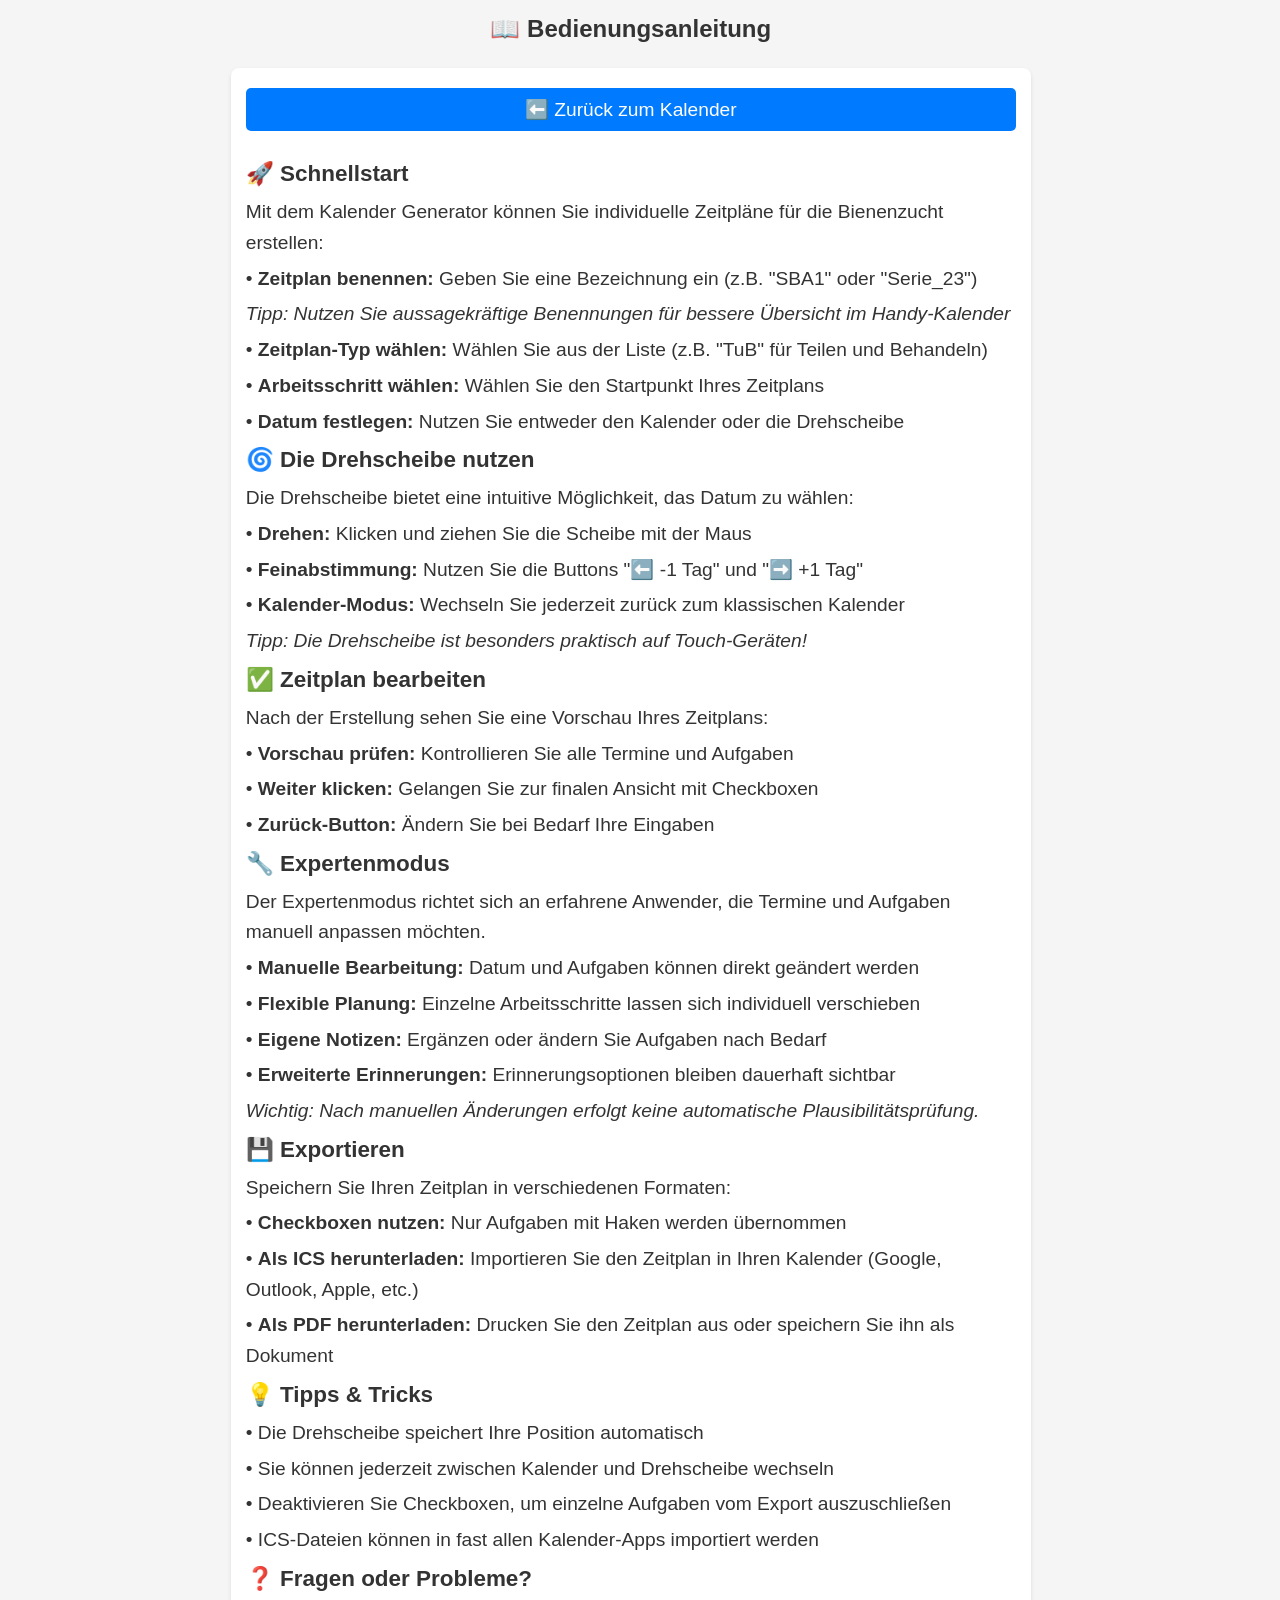
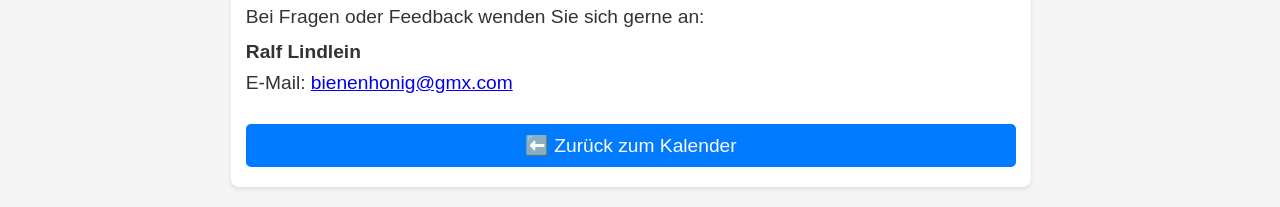
<file: anleitung.html>
<!DOCTYPE html>
<html lang="de">
<head>
  <meta charset="UTF-8">
    <meta name="viewport" content="width=device-width, initial-scale=1.0">
    <title>Anleitung - Kalender Generator Bienen</title>
    <link rel="stylesheet" href="style.css">
</head>
<body>
    <h1>📖 Bedienungsanleitung</h1>
    
    <div class="zeitplan" style="max-width: 800px;">
 <button type="button" onclick="window.location.href='index.html'" style="margin-bottom: 20px;">
 ⬅️ Zurück zum Kalender
      </button>

 <h3>🚀 Schnellstart</h3>
        <p>Mit dem Kalender Generator können Sie individuelle Zeitpläne für die Bienenzucht erstellen:</p>
        
        <p>• <strong>Zeitplan benennen:</strong> Geben Sie eine Bezeichnung ein (z.B. "SBA1" oder "Serie_23")</p>
   <p><em>Tipp: Nutzen Sie aussagekräftige Benennungen für bessere Übersicht im Handy-Kalender</em></p>
        <p>• <strong>Zeitplan-Typ wählen:</strong> Wählen Sie aus der Liste (z.B. "TuB" für Teilen und Behandeln)</p>
        <p>• <strong>Arbeitsschritt wählen:</strong> Wählen Sie den Startpunkt Ihres Zeitplans</p>
        <p>• <strong>Datum festlegen:</strong> Nutzen Sie entweder den Kalender oder die Drehscheibe</p>

        <h3>🌀 Die Drehscheibe nutzen</h3>
        <p>Die Drehscheibe bietet eine intuitive Möglichkeit, das Datum zu wählen:</p>
        
        <p>• <strong>Drehen:</strong> Klicken und ziehen Sie die Scheibe mit der Maus</p>
     <p>• <strong>Feinabstimmung:</strong> Nutzen Sie die Buttons "⬅️ -1 Tag" und "➡️ +1 Tag"</p>
        <p>• <strong>Kalender-Modus:</strong> Wechseln Sie jederzeit zurück zum klassischen Kalender</p>
    <p><em>Tipp: Die Drehscheibe ist besonders praktisch auf Touch-Geräten!</em></p>

<h3>✅ Zeitplan bearbeiten</h3>
    <p>Nach der Erstellung sehen Sie eine Vorschau Ihres Zeitplans:</p>
        
   <p>• <strong>Vorschau prüfen:</strong> Kontrollieren Sie alle Termine und Aufgaben</p>
        <p>• <strong>Weiter klicken:</strong> Gelangen Sie zur finalen Ansicht mit Checkboxen</p>
  <p>• <strong>Zurück-Button:</strong> Ändern Sie bei Bedarf Ihre Eingaben</p>

  <h3>🔧 Expertenmodus</h3>

<p>Der Expertenmodus richtet sich an erfahrene Anwender, die Termine und Aufgaben manuell anpassen möchten.</p>

<p>• <strong>Manuelle Bearbeitung:</strong> Datum und Aufgaben können direkt geändert werden</p> <p>• <strong>Flexible Planung:</strong> Einzelne Arbeitsschritte lassen sich individuell verschieben</p>
<p>• <strong>Eigene Notizen:</strong> Ergänzen oder ändern Sie Aufgaben nach Bedarf</p>
<p>• <strong>Erweiterte Erinnerungen:</strong> Erinnerungsoptionen bleiben dauerhaft sichtbar</p>
<p><em>Wichtig: Nach manuellen Änderungen erfolgt keine automatische Plausibilitätsprüfung.</em></p>

        <h3>💾 Exportieren</h3>
        <p>Speichern Sie Ihren Zeitplan in verschiedenen Formaten:</p>
        
        <p>• <strong>Checkboxen nutzen:</strong> Nur Aufgaben mit Haken werden übernommen</p>
        <p>• <strong>Als ICS herunterladen:</strong> Importieren Sie den Zeitplan in Ihren Kalender (Google, Outlook, Apple, etc.)</p>
        <p>• <strong>Als PDF herunterladen:</strong> Drucken Sie den Zeitplan aus oder speichern Sie ihn als Dokument</p>

        <h3>💡 Tipps & Tricks</h3>
        <p>• Die Drehscheibe speichert Ihre Position automatisch</p>
        <p>• Sie können jederzeit zwischen Kalender und Drehscheibe wechseln</p>
     <p>• Deaktivieren Sie Checkboxen, um einzelne Aufgaben vom Export auszuschließen</p>
        <p>• ICS-Dateien können in fast allen Kalender-Apps importiert werden</p>

        <h3>❓ Fragen oder Probleme?</h3>
   <p>Bei Fragen oder Feedback wenden Sie sich gerne an:</p>
        <p><strong>Ralf Lindlein</strong><br>
    E-Mail: <a href="mailto:bienenhonig@gmx.com">bienenhonig@gmx.com</a></p>

 <button type="button" onclick="window.location.href='index.html'" style="margin-top: 20px;">
            ⬅️ Zurück zum Kalender
        </button>
    </div>
</body>
</html>
</file>
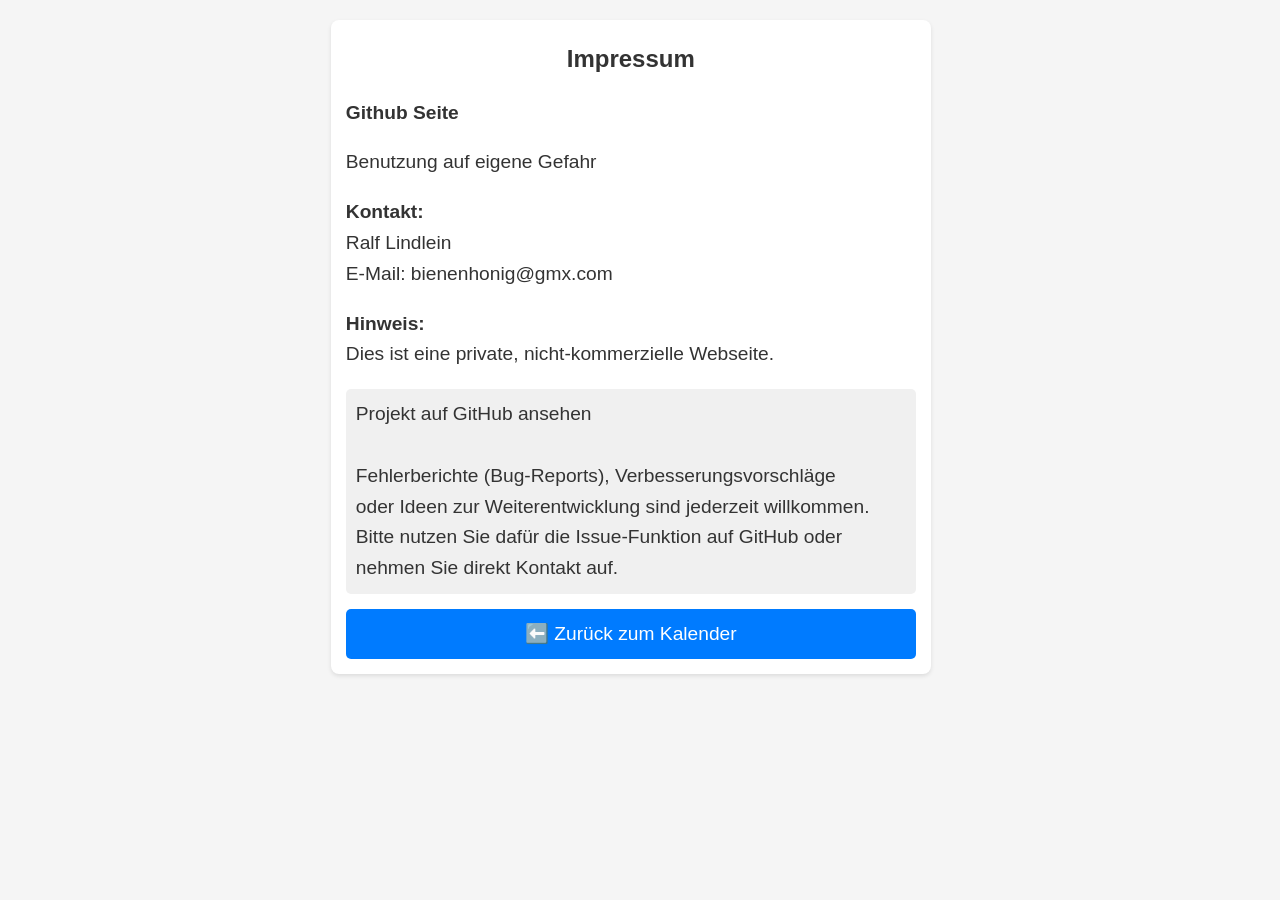
<file: info.html>
<!DOCTYPE html>

<html lang="de">
<head>
    <meta charset="UTF-8">
    <meta name="viewport" content="width=device-width, initial-scale=1.0">
    <title>Impressum</title>
    <link rel="stylesheet" href="css/style.css">
</head>
<body>

<div class="info-container">
    <h1>Impressum</h1>

<p><strong>Github Seite</strong></p>

<p>
    Benutzung auf eigene Gefahr<br>
</p>

<p>
    <strong>Kontakt:</strong><br>
    Ralf Lindlein<br>
    E-Mail: bienenhonig@gmx.com
</p>

<p>
    <strong>Hinweis:</strong><br>
    Dies ist eine private, nicht-kommerzielle Webseite.
</p>

<a href="https://github.com/walterheisenberg/bienen" target="_blank" class="github-link">
    Projekt auf GitHub ansehen<br>
    <br>
    Fehlerberichte (Bug-Reports), Verbesserungsvorschläge<br>
    oder Ideen zur Weiterentwicklung sind jederzeit willkommen.<br>
    Bitte nutzen Sie dafür die Issue-Funktion auf GitHub oder<br>
    nehmen Sie direkt Kontakt auf.
</a>


<a href="index.html" class="info-button">⬅️ Zurück zum Kalender</a>

<!--<a href="test.html" class="button" style="margin-top:10px; background-color:#28a745;">
    Testseite öffnen (Alpha)
</a>-->

</div>

</body>
</html>
</file>
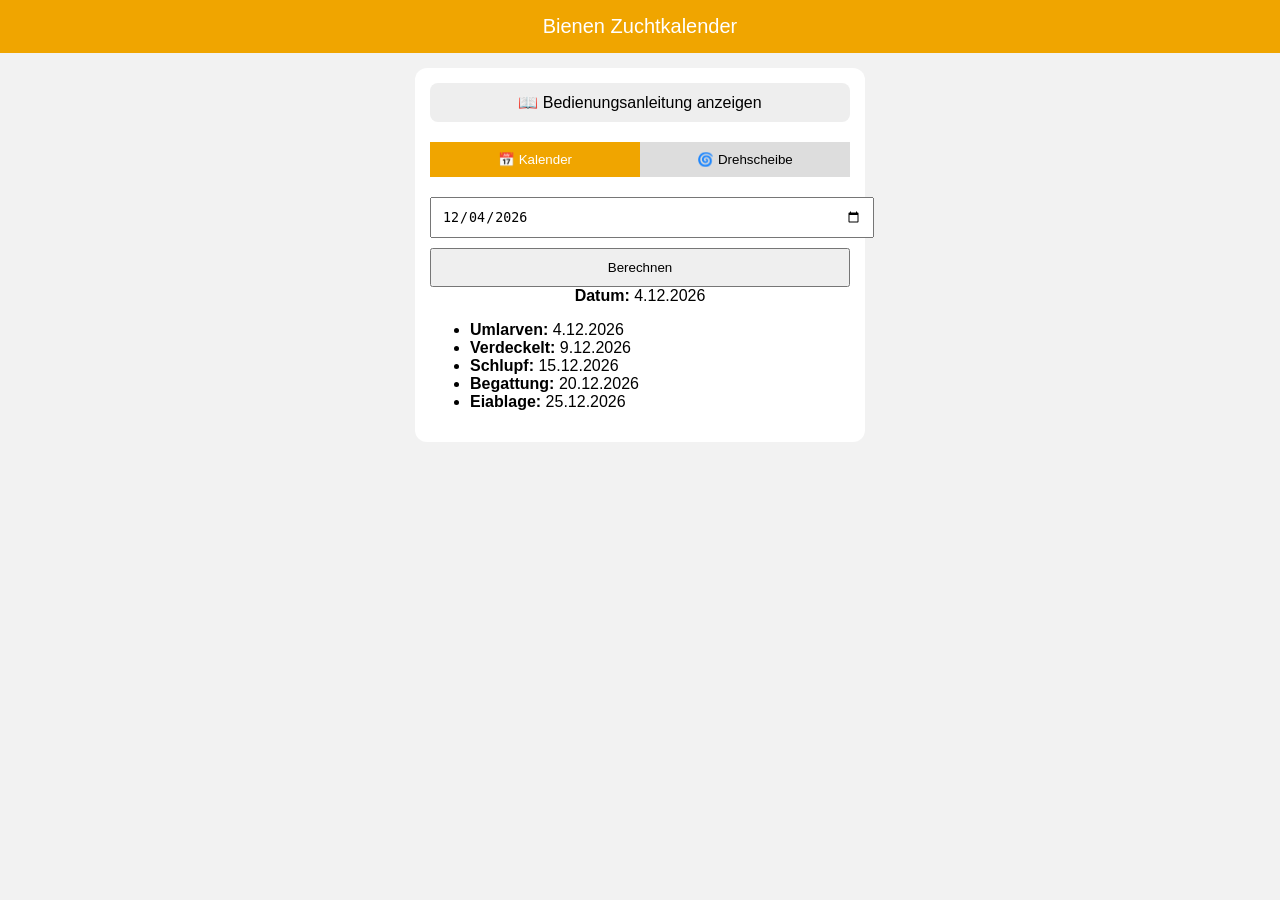
<file: old_files/Drehkalender_test04.html>
<!DOCTYPE html>

<!--Drehkalender, inspiriert von
https://www.wienold-imkereibedarf.de/bienenkoeniginnen-zuchtkalender

version 0.0004

ToDo:
- Drehkalender in anderen Code einbauen
- Beschreibung verbessern
- Auswahlbutton für Zucht, TBE, TuB, etc. hinzufügen
- uvm.
-->

<html lang="de">
<head>
<meta charset="UTF-8">
<meta name="viewport" content="width=device-width, initial-scale=1.0">
<title>Zuchtkalender</title>

<style>
body {
  font-family: Arial;
  margin: 0;
  background: #f2f2f2;
  text-align: center;
}

header {
  background: #f0a500;
  color: white;
  padding: 15px;
  font-size: 20px;
}

.card {
  background: white;
  margin: 15px;
  padding: 15px;
  border-radius: 12px;
  max-width: 420px;
  margin-left: auto;
  margin-right: auto;
}

.toggle {
  display: flex;
  margin-bottom: 10px;
}

.toggle button {
  flex: 1;
  padding: 10px;
  border: none;
  background: #ddd;
}

.toggle .active {
  background: #f0a500;
  color: white;
}

input, button {
  width: 100%;
  padding: 10px;
  margin-top: 10px;
}

.result {
  text-align: left;
  margin-top: 10px;
}

/* Anleitung */
.accordion {
  background: #eee;
  padding: 10px;
  border-radius: 8px;
  cursor: pointer;
  margin-bottom: 10px;
}

.accordion.active {
  background: #f0a500;
  color: white;
}

.panel {
  display: none;
  text-align: left;
  margin-top: 10px;
  font-size: 14px;
}

/* Drehscheibe */
.wheel-container {
  position: relative;
  width: 300px;
  height: 300px;
  margin: auto;
}

.pointer {
  position: absolute;
  top: -5px;
  left: 50%;
  transform: translateX(-50%);
  border-left: 12px solid transparent;
  border-right: 12px solid transparent;
  border-bottom: 20px solid red;
}

canvas {
  touch-action: none;
}

.hidden { display:none; }
</style>
</head>

<body>

<header>Bienen Zuchtkalender</header>

<div class="card">

  <!-- Anleitung -->
  <div class="accordion" onclick="toggleHelp()">📖 Bedienungsanleitung anzeigen</div>
  <div class="panel" id="helpPanel">
    <p><b>Der Zuchtkalender hilft Ihnen, alle wichtigen Termine in der Königinnenzucht schnell zu bestimmen.</b></p>

    <p><b>1. Startdatum festlegen</b><br>
    Wählen Sie den Tag des Umlarvens – im Kalender oder über die Drehscheibe.</p>

    <p><b>2. Drehscheibe nutzen</b><br>
    Drehen Sie die Scheibe mit Finger oder Maus bis das gewünschte Datum oben steht.</p>

    <p><b>3. Termine ablesen</b><br>
    Die wichtigsten Zeitpunkte werden automatisch berechnet:
    <ul>
      <li>Verdeckelung</li>
      <li>Schlupf</li>
      <li>Begattung</li>
      <li>Eiablage</li>
    </ul>
    </p>

    <p><i>Hinweis: Alle Angaben sind Richtwerte und können variieren.</i></p>
  </div>

  <!-- Umschalter -->
  <div class="toggle">
    <button id="btnCal" class="active" onclick="switchMode('cal')">📅 Kalender</button>
    <button id="btnWheel" onclick="switchMode('wheel')">🌀 Drehscheibe</button>
  </div>

  <!-- Kalender -->
  <div id="calMode">
    <input type="date" id="dateInput">
    <button onclick="calculateFromInput()">Berechnen</button>
  </div>

  <!-- Drehscheibe -->
  <div id="wheelMode" class="hidden">
    <div class="wheel-container">
      <div class="pointer"></div>
      <canvas id="wheelCanvas" width="300" height="300"></canvas>
    </div>
  </div>

  <div id="dateDisplay"></div>
  <div id="result" class="result"></div>

</div>

<script>
const today = new Date();
const input = document.getElementById("dateInput");
input.valueAsDate = today;

/* Anleitung */
function toggleHelp(){
  const panel = document.getElementById("helpPanel");
  const acc = document.querySelector(".accordion");

  panel.style.display = panel.style.display === "block" ? "none" : "block";
  acc.classList.toggle("active");
}

/* Umschalter */
function switchMode(mode){
  calMode.classList.toggle("hidden", mode!=="cal");
  wheelMode.classList.toggle("hidden", mode!=="wheel");

  btnCal.classList.toggle("active", mode==="cal");
  btnWheel.classList.toggle("active", mode==="wheel");
}

/* Berechnung */
function calculate(date){
  dateDisplay.innerHTML = "<b>Datum:</b> " + date.toLocaleDateString("de-DE");

  const offsets = [0,5,11,16,21];
  const names = ["Umlarven","Verdeckelt","Schlupf","Begattung","Eiablage"];

  let html = "<ul>";
  offsets.forEach((d,i)=>{
    let nd = new Date(date);
    nd.setDate(nd.getDate()+d);
    html += `<li><b>${names[i]}:</b> ${nd.toLocaleDateString("de-DE")}</li>`;
  });
  html += "</ul>";

  result.innerHTML = html;
}

function calculateFromInput(){
  calculate(new Date(input.value));
}

/* Drehscheibe */
const canvas = document.getElementById("wheelCanvas");
const ctx = canvas.getContext("2d");

const center = 150;
const radius = 140;

let rotation = (today.getDate() + today.getMonth()*30) * (360/365);
let dragging = false;
let lastAngle = 0;

const anglePerDay = 360/365;

function draw(){
  ctx.clearRect(0,0,300,300);

  for(let i=0;i<12;i++){
    let angle = (i*30 + rotation)*Math.PI/180;
    ctx.beginPath();
    ctx.moveTo(center,center);
    ctx.arc(center,center,radius,angle,angle+30*Math.PI/180);
    ctx.fillStyle = i%2 ? "#ffd27f" : "#fff2cc";
    ctx.fill();
  }
}

function getDate(){
  let day = Math.round(((rotation%360+360)%360)/anglePerDay);
  let d = new Date(new Date().getFullYear(),0);
  d.setDate(day+1);
  return d;
}

function update(){
  calculate(getDate());
}

function getAngle(x,y){
  return Math.atan2(y-center,x-center)*180/Math.PI;
}

canvas.addEventListener("mousedown",start);
canvas.addEventListener("touchstart",start);

function start(e){
  dragging=true;
  lastAngle = getAngle(...getPos(e));
}

window.addEventListener("mousemove",move);
window.addEventListener("touchmove",move);

function move(e){
  if(!dragging) return;

  let angle = getAngle(...getPos(e));
  let diff = (angle - lastAngle) * 0.4; // weniger sensitiv

  rotation += diff;

  rotation = Math.round(rotation/anglePerDay)*anglePerDay;

  lastAngle = angle;

  draw();
  update();
}

window.addEventListener("mouseup",()=>dragging=false);
window.addEventListener("touchend",()=>dragging=false);

function getPos(e){
  const rect = canvas.getBoundingClientRect();
  if(e.touches){
    return [
      e.touches[0].clientX - rect.left,
      e.touches[0].clientY - rect.top
    ];
  }
  return [
    e.clientX - rect.left,
    e.clientY - rect.top
  ];
}

/* Init */
draw();
calculate(today);
</script>

</body>
</html>
</file>
<file: style.css>
/* =========================================================
 *  KALENDER GENERATOR BIENEN - CSS v2 (modernisiert)
 *  gleiche Optik, bessere Struktur & Wartbarkeit
 = *======================================================== */

/* ===== DESIGN TOKENS ===== */
:root {

  /* Farben */
  --primary: #007bff;
  --primary-hover: #0056b3;

  --accent: #f0a500;
  --accent-hover: #d89400;

  --bg: #f5f5f5;
  --surface: #ffffff;
  --surface-alt: #f0f0f0;

  --text: #333;
  --text-muted: #777;

  --border: #ccc;

  /* Status */
  --warning-bg: #fff3cd;
  --warning-border: #ffc107;
  --warning-text: #856404;

  --info-bg: #d1ecf1;
  --info-border: #0c5460;
  --info-text: #0c5460;

  --success: #28a745;
  --success-hover: #218838;

  --expert: #6c757d;
  --expert-hover: #5a6268;

  /* Button States */
  --btn-inactive: #ddd;
  --btn-inactive-hover: #ccc;

  /* Reminder Colors */
  --reminder-bg: #e7f3ff;
  --reminder-border: #b3d9ff;

  /* Hover & Focus */
  --hover-bg: rgba(0,123,255,0.1);
  --input-focus-bg: #f8f9fa;

  /* Spacing */
  --xs: 5px;
  --xs-plus: 8px;
  --sm: 10px;
  --sm-plus: 12px;
  --md: 15px;
  --lg: 20px;

  /* Radius */
  --r-xs: 4px;
  --r-sm: 5px;
  --r-md: 8px;

  /* Layout */
  --body-width: 97%;
  --max: 600px;
  --wheel-size: 200px;

  /* Typography */
  --fs-xs: 0.6em;
--fs-sm: 0.9rem;
  --fs: 1rem;
  --fs-md: 1.2rem;
  --fs-lg: 1.5rem;
  --lh: 1.6;
  --text-spacing: 0.3em;

  /* Input Sizes */
  --input-min-width: 150px;
  --input-date-width: 180px;
  --input-text-width: 300px;
  --input-text-mobile: 200px;

  /* Borders */
  --border-thick: 2px;

  /* Effects */
  --t-fast: 0.2s ease;
  --t: 0.3s ease;

  --shadow: 0 2px 4px rgba(0,0,0,0.1);
  --shadow-hover: 0 2px 5px rgba(0,0,0,0.2);
  --shadow-focus: 0 0 0 3px var(--focus);

  /* FX */
  --focus: rgba(0,123,255,0.25);
  --focus-width: 3px;
  --opacity-disabled: 0.7;

  /* Breakpoints */
  --breakpoint-mobile: 768px;
}

/* ===== RESET ===== */
*,
*::before,
*::after {
  box-sizing: border-box;
}

/* ===== MODERN ENHANCEMENTS ===== */

/* Smooth Scrolling */
html {
  scroll-behavior: smooth;
}

/* ===== UTILITIES ===== */

.flex { display: flex; }
.flex-col { flex-direction: column; }

.items-center { align-items: center; }
.items-start { align-items: flex-start; }

.justify-center { justify-content: center; }

.gap-sm { gap: var(--sm); }

.grow { flex-grow: 1; }

.hidden { display: none !important; }

.mb-md { margin-bottom: var(--md); }

.text-center { text-align: center; }

.w-auto { width: auto; }

/* ===== BASE LAYOUT ===== */

body {
  width: var(--body-width);
  margin: var(--sm);
  padding: 0;

  font-family: Arial, sans-serif;
  font-size: clamp(1rem, 2vw, var(--fs-md));  /* MODERN: Responsive Typography */
  line-height: var(--lh);

  background: var(--bg);
  color: var(--text);
}

h1 {
  font-size: clamp(1.2rem, 3vw, var(--fs-lg));  /* MODERN: Responsive Typography */
  text-align: center;
  margin: var(--xs) 0;
}

h2 {
  font-size: clamp(1rem, 2.5vw, var(--fs-md));/* MODERN: Responsive Typography */
  text-align: center;
  margin: var(--xs) 0;
}

/* ===== HEADER ===== */

.header {
  flex-wrap: nowrap;
  gap: var(--xs);
}

.version {
  margin-left: 0;
  font-size: var(--fs-xs);
  color: var(--text-muted);
}

/* ===== CONTAINER ===== */

form,
  .zeitplan {
    width: var(--body-width);
    max-width: var(--max);
    margin: var(--lg) auto;
    padding: var(--md);

    background: var(--surface);
    border-radius: var(--r-md);
    box-shadow: var(--shadow);
  }

  .button-row {
    margin-bottom: var(--md);
  }

  /* ===== TYPOGRAPHY FIXES ===== */

  .zeitplan p {
    margin: var(--xs) 0;
  }

  .zeitplan h3 {
    margin: var(--xs) 0;
  }

  /* ===== FORM ===== */

  label {
    display: block;
    margin-top: var(--sm);
  }

  input,
select,
button {
  width: 100%;
  margin: var(--xs) 0;
  padding: var(--sm);

  font-size: var(--fs-md);

  border: 1px solid var(--border);
  border-radius: var(--r-sm);
}

/* ===== BUTTONS ===== */

button {
  border: none;
  cursor: pointer;
  background: var(--primary);
  color: white;
  transition: background var(--t-fast);
}

button:hover {
  background: var(--primary-hover);
}

/* MODERN: Focus nur bei Tastatur-Navigation */
button:focus-visible {
  outline: var(--border-thick) solid var(--primary);
  outline-offset: 2px;
}

.impressum-btn {
  width: auto;
  padding: 0;
  background: none;
  color: var(--primary);
  font-size: var(--fs-sm);
}

.impressum-btn:hover {
  text-decoration: underline;
  background: none;
}

/* ===== LIST SYSTEM (modernisiert) ===== */

ul {
  list-style: none;
  padding: 0;
  margin: 0;
}

/* Basis-Item */
li {
  display: flex;
  align-items: center;
  padding: var(--sm);
  margin-bottom: var(--sm);

  background: var(--surface-alt);
  border-radius: var(--r-sm);
}

/* Preview kompakt - MODERN: gap statt margin */
#previewList {
  display: flex;
  flex-direction: column;
  gap: var(--xs);  /* MODERN: gap statt margin-bottom */
}

#previewList li {
  background: none;
  padding: var(--xs) 0;
  margin-bottom: 0;  /* MODERN: gap übernimmt Spacing */
}

/* Schedule Layout stabil - MODERN: gap */
#scheduleList {
  display: flex;
  flex-direction: column;
  gap: var(--sm);  /* MODERN: gap statt margin-bottom */
}

#scheduleList li {
  flex-wrap: wrap;
  gap: var(--sm);
  padding: var(--xs-plus) 0;
  font-size: var(--fs);
  margin-bottom: 0;  /* MODERN: gap übernimmt Spacing */
}

/* Text Trennung */
li strong::after {
  content: " ";
  display: inline-block;
  width: var(--text-spacing);
}

/* Checkbox */
.checkbox {
  width: var(--lg);
  height: var(--lg);
  margin-left: var(--sm);
  margin-right: var(--xs);
}

/* MODERN: Focus nur bei Tastatur */
.checkbox:focus-visible {
  outline: var(--border-thick) solid var(--primary);
  outline-offset: 2px;
}

/* Task Layout */
.task-indent {
  display: flex;
  align-items: center;
  gap: var(--xs);
  flex: 1;
}

/* ===== WHEEL ===== */

.date-selection-container {
  margin-top: var(--lg);
}

.toggle {
  margin-bottom: var(--lg);
  display: flex;
  gap: 0;  /* MODERN: explizit für aneinander liegende Buttons */
}

.toggle button {
  flex: 1;
  padding: var(--sm-plus);
  background: var(--btn-inactive);
}

.toggle button:hover {
  background: var(--btn-inactive-hover);
}

.toggle .active {
  background: var(--accent);
  color: white;
}

.toggle .active:hover {
  background: var(--accent-hover);
}

.wheel-container {
  position: relative;
  width: var(--wheel-size);
  height: var(--wheel-size);
  aspect-ratio: 1 / 1;  /* MODERN: aspect-ratio für perfektes Quadrat */
  margin: var(--lg) auto;
}

canvas {
  cursor: grab;
  touch-action: none;
}

canvas:active {
  cursor: grabbing;
}

#wheelDateDisplay {
  margin-top: var(--md);
  font-size: var(--fs);
  font-weight: bold;
}

.wheel-buttons {
  margin-top: var(--md);
}

.wheel-buttons button {
  width: auto;
  padding: var(--sm) var(--lg);
  background: var(--accent);
  font-size: var(--fs-sm);
}

.wheel-buttons button:hover {
  background: var(--accent-hover);
}

/* ===== INFO BOXES ===== */

.info-box {
  margin: var(--xs-plus) 0;
  padding: var(--sm);
  border-radius: var(--r-sm);
}

.info-box-warning {
  background: var(--warning-bg);
  border: 1px solid var(--warning-border);
  color: var(--warning-text);
}

.info-box-info {
  background: var(--info-bg);
  border: 1px solid var(--info-border);
  color: var(--info-text);
}

/* ===== EXPERT MODE ===== */

#expertModeBtn {
  padding: var(--xs-plus) var(--md);
  background: var(--expert);
  font-size: var(--fs-sm);
  transition: background var(--t), transform var(--t), box-shadow var(--t);
}

#expertModeBtn:hover {
  background: var(--expert-hover);
  box-shadow: var(--shadow-hover);
}

#expertModeBtn.active {
  background: var(--success);
}

#expertModeBtn.active:hover {
  background: var(--success-hover);
}

.expert-input {
  width: auto;
  min-width: var(--input-min-width);
  padding: var(--xs) var(--xs-plus);

  border: var(--border-thick) solid var(--primary);
  border-radius: var(--r-xs);

  font-size: var(--fs-sm);
  font-family: inherit;

  transition: all var(--t-fast);
}

.expert-input:hover,
.expert-input:focus {
  border-color: var(--primary-hover);
}

/* MODERN: Focus nur bei Tastatur */
.expert-input:focus-visible {
  outline: none;
  box-shadow: var(--shadow-focus);
  background: var(--input-focus-bg);
}

input.expert-input[type="date"] {
  min-width: var(--input-date-width);
}

input.expert-input[type="text"] {
  min-width: var(--input-text-width);
}

/* ===== REMINDERS ===== */

.reminder-section {
  margin: var(--lg) 0;
  padding: var(--md);

  background: var(--reminder-bg);
  border: 1px solid var(--reminder-border);
  border-radius: var(--r-md);
}

.reminder-section h3 {
  margin-top: 0;
  font-size: var(--fs-md);
  color: var(--primary);
}

.reminder-section p {
  margin-bottom: var(--xs);
  font-size: var(--fs-sm);
  color: var(--text-muted);
}

/* MODERN: gap statt margin-bottom */
.reminder-options {
  display: flex;
  flex-direction: column;
  gap: 0;  /* Labels liegen direkt aneinander */
}

.reminder-options label {
  display: flex;
  align-items: center;
  padding: 0 0 0 var(--xs);
  margin-bottom: 0;
  border-radius: var(--r-sm);
  cursor: pointer;
  transition: background var(--t-fast);
}

.reminder-options label:hover:not(.disabled) {
  background: var(--hover-bg);
}

.reminder-options label.disabled {
  opacity: var(--opacity-disabled);
  cursor: default;
}

.reminder-options input[type="checkbox"] {
  width: var(--lg);
  height: var(--lg);
  margin-right: var(--sm);
}

/* MODERN: Focus nur bei Tastatur */
.reminder-options input[type="checkbox"]:focus-visible {
  outline: var(--border-thick) solid var(--primary);
  outline-offset: 2px;
}

/* ===== RESPONSIVE ===== */

@media (max-width: 768px) {

  #expertModeBtn {
 width: 100%;
    margin-bottom: var(--sm);
  }

  .expert-input[type="text"] {
    min-width: var(--input-text-mobile);
  }

  #scheduleList li {
    display: flex;
    align-items: center;
    gap: var(--sm);
  }

  .reminder-section {
    padding: var(--sm);
  }
}
</file>
<file: css/style.css>
/* =========================================================
 * KALENDER GENERATOR BIENEN - CSS v2 (optimiert & bereinigt)
 *======================================================== */

/* ===== DESIGN TOKENS ===== */
:root {
  --primary:#007bff; /* Blau */
  --primary-hover:#0056b3; /* Dunkelblau */
  --accent:#20a39e; /* Türkis */
  --accent-hover:#1b8b87; /* dunkles Türkis */
  --bg:#f5f5f5;
  --surface:#fff;
  --surface-alt:#f0f0f0; /* Hellgrau, weiß */
  --text:#333;
  --text-muted:#4f4f4f;
  --border:#ccc; /* Dunkelgrau, grau */

  /* Warnungen */
  --warning-bg:#fff3cd; /* Gelb */
  --warning-border:#ffc107; /* Gelb-Orange */
  --warning-text:#856404; /* Braun */

  /* Informationen */
  --info-bg:#d1ecf1; /* Hellblau */
  --info-border:#0c5460;
  --info-text:#0c5460; /* Dunkelblau */

  /* Kritische Warnungen */
  --danger-bg:#f8d7da;
  --danger-border:#dc3545; /* Rot */
  --danger-text:#721c24; /* Dunkelrot */

  --success:#3ba153;
  --success-hover:#319848; /* Dunkelgrün */
  --expert:#6c757d;
  --expert-hover:#5a6268; /* Grau, Dunkelgrau */

  --btn-inactive:#ddd;
  --btn-inactive-hover:#ccc; /* Hellgrau, grau */

  --reminder-bg:#e7f3ff; /* Hellblau */
  --reminder-border:#b3d9ff; /* Blau */

  --hover-bg:rgba(0,123,255,0.1); /* Blau (transparent) */
  --input-focus-bg:#f8f9fa; /* Sehr helles Grau */

  --divider:#e0e0e0;
  --border-light:#ddd;

  --xs:5px;
  --xs-plus:8px;
  --sm:10px;
  --sm-plus:12px;
  --md:15px;
  --lg:20px;
  --very-lg:36px;

  --r-xs:4px;
  --r-sm:5px;
  --r-md:8px;

  --body-width:97%;
  --max:600px;
  --wheel-size:200px;

  --fs-xs:.6em;
  --fs-sm:.8rem;
  --fs:1rem;
  --fs-md:1.2rem;
  --fs-lg:1.5rem;
  --lh:1.6;
  --text-spacing:.3em;

  --input-min-width:150px;
  --input-date-width:180px;
  --input-text-width:300px;
  --input-text-mobile:200px;
  --btn-min-width:150px;

  --border-thick:2px;

  --t-fast:.2s ease;
  --t:.3s ease;

  --shadow:0 2px 4px rgba(0,0,0,.1);
  --shadow-hover:0 2px 5px rgba(0,0,0,.2);
  --shadow-focus:0 0 0 3px var(--focus);

  --focus:rgba(0,123,255,.25);
  --focus-width:3px;
  --opacity-disabled:.7;

  --breakpoint-mobile:768px;
}

/* ===== RESET ===== */
*, *::before, *::after { box-sizing:border-box; }
html { scroll-behavior:smooth; }

/* ===== UTILITIES ===== */
.flex { display:flex; }
.flex-col { flex-direction:column; }
.items-center { align-items:center; }
.items-start { align-items:flex-start; }
.justify-center { justify-content:center; }
.gap-sm { gap:var(--sm); }
.grow { flex-grow:1; }
.hidden { display:none!important; }
.mb-md { margin-bottom:var(--md); }
.text-center { text-align:center; }
.w-auto { width:auto; }

/* ===== BASE LAYOUT ===== */
body {
  width:var(--body-width); margin:var(--sm); padding:0;
  font-family:Arial,sans-serif;
  font-size:clamp(1rem,2vw,var(--fs-md));
  line-height:var(--lh);
  background:var(--bg); color:var(--text);
}

h1, h2 { text-align:center; margin:var(--xs) 0; }
h1 { font-size:clamp(1.2rem,3vw,var(--fs-lg)); }
h2 { font-size:clamp(1rem,2.5vw,var(--fs-md)); }

.version {
  margin-left: 0;
  font-size: var(--fs-xs);
  color: var(--text-muted);
}

/* ===== CONTAINER ===== */
form, .zeitplan, .info-container {
  width:var(--body-width); max-width:var(--max);
  margin:var(--lg) auto; padding:var(--md);
  background:var(--surface); border-radius:var(--r-md);
  box-shadow:var(--shadow);
}
.zeitplan p, .zeitplan h3 { margin:var(--xs) 0; }
.info-container h1 { margin-bottom: var(--md); }

/* ===== FORM ===== */
label { display:block; margin-top:var(--sm); }
input, select, button {
  width:100%; margin:var(--xs) 0; padding:var(--sm);
  font-size:var(--fs-md);
  border:1px solid var(--border); border-radius:var(--r-sm);
}

/* ===== BUTTONS ===== */
button {
  border:none; cursor:pointer;
  background:var(--primary); color:#fff;
  transition:background var(--t-fast);
}
button:hover { background:var(--primary-hover); }
button:focus-visible { outline:var(--border-thick) solid var(--primary); outline-offset:2px; }

.impressum-btn {
  width:auto; padding:0; background:none;
  color:var(--primary); font-size:var(--fs-sm);
}
.impressum-btn:hover { text-decoration:underline; background:none; }

/* ===== LIST SYSTEM ===== */
ul { list-style:none; padding:0; margin:0; }

li {
  display:flex; align-items:center;
  padding:var(--sm); margin-bottom:var(--sm);
  background:transparent; border-radius:var(--r-sm);
}

#previewList, #scheduleList { display:flex; flex-direction:column; }
#previewList { gap:var(--xs); }
#scheduleList { gap:var(--sm-plus); padding-bottom:var(--md); }

#previewList li { padding:var(--xs) 0; margin:0; }
#scheduleList li { padding:0; margin:0; gap:var(--xs); }

li strong::after { content:" "; display:inline-block; width:var(--text-spacing); }

.checkbox {
  width:var(--lg); height:var(--lg);
  margin:0 var(--xs) 0 var(--sm); flex-shrink:0;
}
.checkbox:focus-visible { outline:var(--border-thick) solid var(--primary); outline-offset:2px; }

.task-indent {
  display:flex; align-items:center;
  gap:var(--xs); flex:1; padding-right:var(--xs-plus);
}

/* ===== WHEEL ===== */
.date-selection-container { margin-top:var(--lg); }
.toggle { margin-bottom:var(--lg); display:flex; gap:var(--sm); }
.toggle button { flex:1; padding:var(--sm-plus); background:var(--btn-inactive); }
.toggle button:hover { background:var(--btn-inactive-hover); }
.toggle .active { background:var(--accent); color:#fff; }
.toggle .active:hover { background:var(--accent-hover); }

.wheel-container {
  position:relative; width:var(--wheel-size); height:var(--wheel-size);
  aspect-ratio:1/1; margin:var(--xs) auto;
}

canvas {
  cursor:grab; touch-action:none; display:block;
  border:none; outline:none; box-shadow:none;
}
canvas:active { cursor:grabbing; }

#wheelDateDisplay {
margin-top:var(--xs); font-size:var(--fs-md);
font-weight:600; text-align:center; color:var(--text);
}

.wheel-buttons { margin-top:var(--xs); display:flex; justify-content:center; gap:var(--sm); }
.wheel-buttons button {
  min-width:var(--btn-min-width); padding:var(--sm) var(--lg);
  border-radius:var(--r-md); font-size:var(--fs-sm); font-weight:500;
  background:var(--accent); color:#fff;
  transition:all var(--t-fast); box-shadow:var(--shadow);
}
.wheel-buttons button:hover {
  background:var(--accent-hover); transform:translateY(-1px);
  box-shadow:var(--shadow-hover);
}
.wheel-buttons button:active { transform:translateY(0); box-shadow:var(--shadow); }

/* ===== INFO BOXES ===== */
.info-box { margin:var(--xs-plus) 0; padding:var(--sm); border-radius:var(--r-sm); }
.info-box-warning { background:var(--warning-bg); border:1px solid var(--warning-border); color:var(--warning-text); }
.info-box-info { background:var(--info-bg); border:1px solid var(--info-border); color:var(--info-text); }
.info-box-danger { background:var(--danger-bg); border:1px solid var(--danger-border); color:var(--danger-text); }

/* ===== EXPERT MODE & EXPERT BUTTONS ===== */
#expertModeBtn, .expert-btn {
background:var(--expert); color:#fff;
padding:var(--xs-plus) var(--md); font-size:var(--fs-sm);
transition:background var(--t), transform var(--t), box-shadow var(--t);
}
#expertModeBtn:hover, .expert-btn:hover { background:var(--expert-hover); box-shadow:var(--shadow-hover); }
#expertModeBtn.active, .expert-btn.active { background:var(--success); }
#expertModeBtn.active:hover, .expert-btn.active:hover { background:var(--success-hover); }

.expert-input {
  width:auto; min-width:var(--input-min-width);
  padding:var(--xs) var(--xs-plus);
  border:var(--border-thick) solid var(--primary);
  border-radius:var(--r-xs);
  font-size:var(--fs-sm); font-family:inherit;
  transition:all var(--t-fast);
}
.expert-input:hover, .expert-input:focus { border-color:var(--primary-hover); }
.expert-input:focus-visible { outline:none; box-shadow:var(--shadow-focus); background:var(--input-focus-bg); }
input.expert-input[type="date"] { min-width:var(--input-date-width); }
input.expert-input[type="text"] { min-width:var(--input-text-width); }

/* ===== REMINDERS ===== */
.reminder-section {
  margin:var(--lg) 0; padding:var(--md);
  background:var(--reminder-bg); border:1px solid var(--reminder-border); border-radius:var(--r-md);
}
.reminder-section h3 { margin-top:0; font-size:var(--fs-md); color:var(--primary); }
.reminder-section p { margin-bottom:var(--xs); font-size:var(--fs-sm); color:var(--text-muted); }

.reminder-options { display:flex; flex-direction:column; gap:0; }
.reminder-options label {
  display:flex; align-items:center;
  padding-left:var(--xs); margin:0;
  border-radius:var(--r-sm); cursor:pointer;
  transition:background var(--t-fast);
}
.reminder-options label:hover:not(.disabled) { background:var(--hover-bg); }
.reminder-options label.disabled { opacity:var(--opacity-disabled); cursor:default; }
.reminder-options input[type="checkbox"] { width:var(--lg); height:var(--lg); margin-right:var(--sm); }
.reminder-options input[type="checkbox"]:focus-visible { outline:var(--border-thick) solid var(--primary); outline-offset:2px; }

/* ===== DESCRIPTION BLOCK & BUTTONS ===== */
.description-box { margin-top:var(--sm); background:var(--surface); border:1px solid var(--border-light); }

#toggleDescriptionsBtn, .desc-btn { background:var(--accent); color:#fff; }
#toggleDescriptionsBtn:hover, .desc-btn:hover { background:var(--accent-hover); }
#toggleDescriptionsBtn.active, .desc-btn.active { background:var(--success); }
#toggleDescriptionsBtn.active:hover, .desc-btn.active:hover { background:var(--success-hover); }

/* ===== 2-ZEILEN BLOCK ===== */
.schedule-block { background:var(--surface-alt); border-radius:var(--r-sm); overflow:hidden; flex:1; width:100%; }
.schedule-main { display:flex; gap:var(--sm); align-items:center; padding:var(--xs-plus) var(--sm); }
.schedule-divider { height:1px; background:var(--divider); margin:2px 0; }
.schedule-desc { padding:var(--xs-plus) var(--sm); font-size:var(--fs-sm); color:var(--text-muted); white-space:pre-line; }

/* ===== ACTION & TOOL BUTTONS (Vereinheitlicht) ===== */
.action-buttons {
  display: flex;
  gap: var(--sm);
  align-items: stretch;
}

.tool-btn {
  flex: 1;
  display: flex;
  align-items: center;
  justify-content: center;
  gap: var(--xs-plus);

  /* Absolut identische Maße für alle Tool-Buttons */
  height: 36px;
  padding: 0 var(--md);
  font-size: var(--fs-sm);
  line-height: 1;

  border: none;
  border-radius: var(--r-sm);
  cursor: pointer;
  transition: all var(--t-fast);
}

.tool-btn .icon, .tool-btn .label {
  display: inline-flex;
  line-height: 1;
}

/* Spezifische Farben für den Bearbeiten-Button */
.btn-expert {
  background: var(--expert);
  color: #fff;
}
.btn-expert:hover {
  background: var(--expert-hover);
  box-shadow: var(--shadow-hover);
}
.btn-expert.active {
  background: var(--success);
}
.btn-expert.active:hover {
  background: var(--success-hover);
}

/* Spezifische Farben für den Beschreibungs-Button */
.btn-desc {
  background: var(--accent);
  color: #fff;
}
.btn-desc:hover {
  background: var(--accent-hover);
  box-shadow: var(--shadow-hover);
}
.btn-desc.active {
  background: var(--success);
}
.btn-desc.active:hover {
  background: var(--success-hover);
}

/* ===== MISC INFO ELEMENTS ===== */
.github-link {
  display:block; margin-top: var(--md); padding: var(--sm);
  background: var(--surface-alt); border-radius: var(--r-sm);
  color: var(--text); text-decoration:none;
}
.github-link:hover { background: var(--hover-bg); }

.info-button {
  display:block; margin-top: var(--md); padding: var(--sm); text-align:center;
  background: var(--primary); color:#fff; border-radius: var(--r-sm); text-decoration:none;
}
.info-button:hover { background: var(--primary-hover); }

/* ===== RESPONSIVE ===== */
@media (max-width:768px){
  #expertModeBtn { width:100%; margin-bottom:var(--sm); }
  .expert-input[type="text"] { min-width:var(--input-text-mobile); }
  #scheduleList li { align-items:center; gap:var(--sm); }
}
</file>
